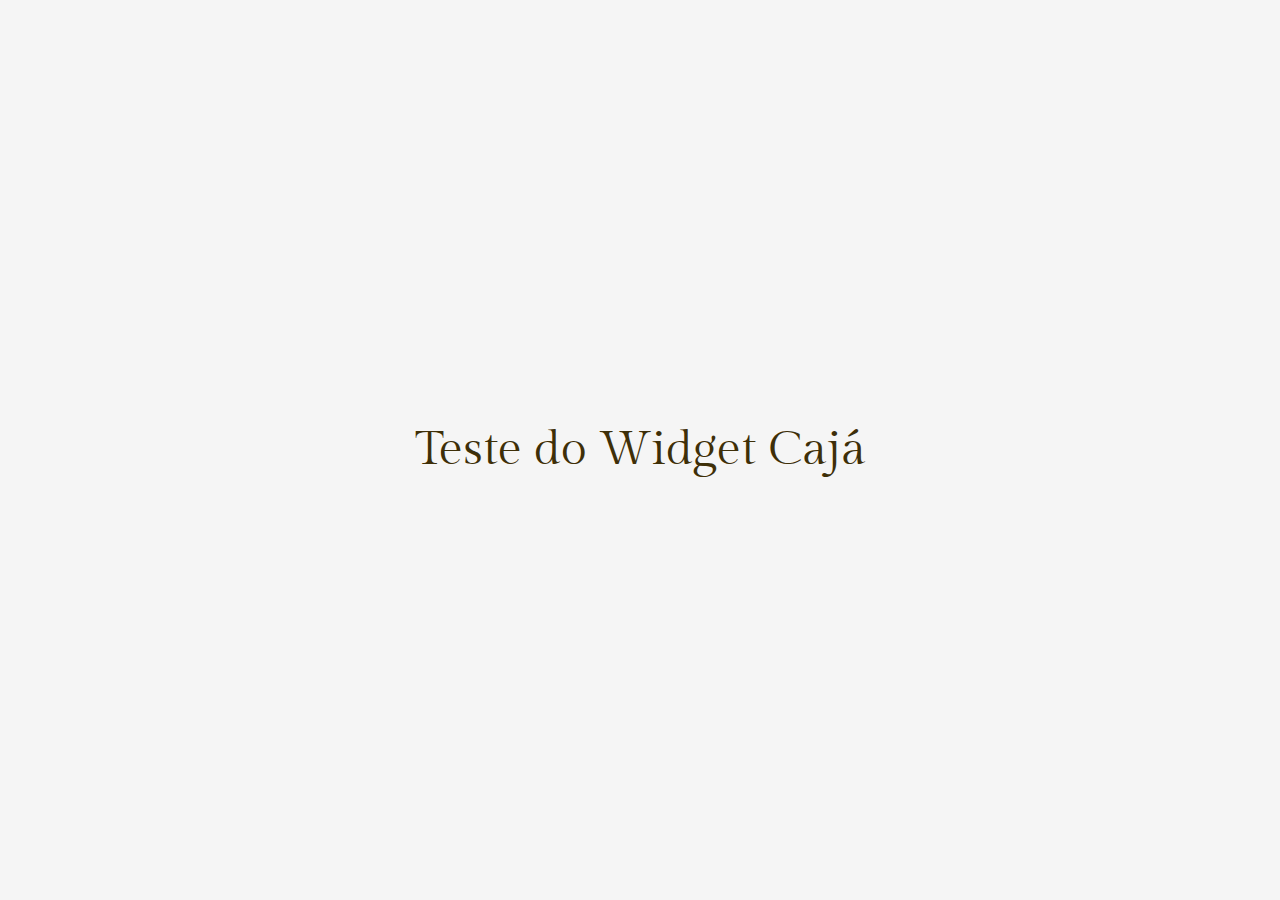
<file: test_widget.html>
<!DOCTYPE html>
<html lang="pt-BR">
<head>
    <meta charset="UTF-8">
    <meta name="viewport" content="width=device-width, initial-scale=1.0">
    <title>Teste Widget Cajá</title>
    <link href="https://fonts.googleapis.com/css2?family=Gilda+Display:wght@400&family=Nunito+Sans:ital,wght@0,300;0,400;0,500;0,600;0,700;0,800;0,900;1,300;1,400;1,500;1,600;1,700;1,800;1,900&display=swap" rel="stylesheet">
    <link rel="stylesheet" href="cajait_deploy_limpo/style.css">
</head>
<body>
    <div style="height: 100vh; background: #f5f5f5; display: flex; align-items: center; justify-content: center;">
        <h1 style="font-family: 'Gilda Display', serif; color: #3E2F08; font-size: 3rem;">Teste do Widget Cajá</h1>
    </div>
    
    <!-- Help Chat Widget -->
    <div class="help-chat-widget" id="helpChatWidget">
        <div class="help-chat-trigger" id="helpChatTrigger">
            <div class="help-mascot">
                <div class="mascot-icon"></div>
            </div>
            <span class="help-text">Ajuda?</span>
        </div>
        
        <div class="help-chat-menu" id="helpChatMenu">
            <div class="help-menu-header">
                <div class="help-mascot-large">
                    <div class="mascot-icon-large"></div>
                </div>
                <h3>Como posso ajudar?</h3>
                <p>Escolha uma das opções abaixo:</p>
            </div>
            
            <div class="help-menu-options">
                <a href="https://wa.me/5585992176713?text=Olá!%20Vim%20do%20site%20da%20Cajá%20e%20gostaria%20de%20conversar%20sobre%20um%20projeto." target="_blank" class="help-option">
                    <div class="help-option-icon">💬</div>
                    <div class="help-option-content">
                        <h4>Conversar no WhatsApp</h4>
                        <p>Fale diretamente conosco</p>
                    </div>
                </a>
                
                <a href="#contato" class="help-option">
                    <div class="help-option-icon">📧</div>
                    <div class="help-option-content">
                        <h4>Enviar mensagem</h4>
                        <p>Use nosso formulário de contato</p>
                    </div>
                </a>
                
                <a href="tel:+5585992176713" class="help-option">
                    <div class="help-option-icon">📞</div>
                    <div class="help-option-content">
                        <h4>Ligar agora</h4>
                        <p>(85) 99217-6713</p>
                    </div>
                </a>
            </div>
            
            <button class="help-menu-close" id="helpMenuClose">
                <svg width="20" height="20" viewBox="0 0 24 24" fill="none" stroke="currentColor" stroke-width="2" stroke-linecap="round" stroke-linejoin="round">
                    <line x1="18" y1="6" x2="6" y2="18"></line>
                    <line x1="6" y1="6" x2="18" y2="18"></line>
                </svg>
            </button>
        </div>
    </div>

    <script src="cajait_deploy_limpo/script.js"></script>
</body>
</html>
</file>
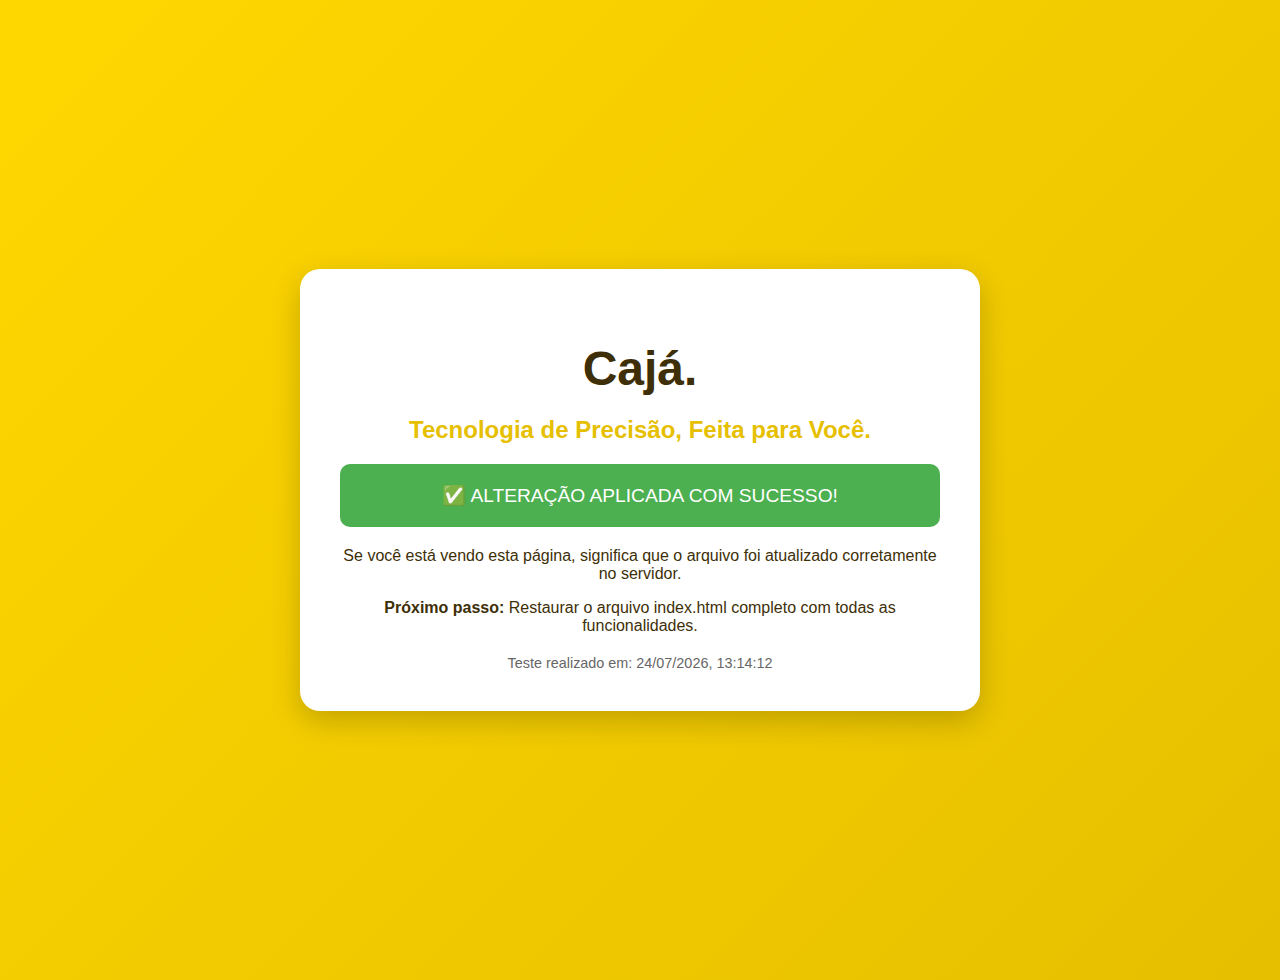
<file: teste-titulo.html>
<!DOCTYPE html>
<html lang="pt-BR">
<head>
    <meta charset="UTF-8">
    <meta name="viewport" content="width=device-width, initial-scale=1.0">
    <title>Cajá - Tecnologia de Precisão, Feita para Você</title>
    <style>
        body {
            font-family: Arial, sans-serif;
            background: linear-gradient(135deg, #FFD700, #E6C000);
            color: #3E2F08;
            margin: 0;
            padding: 40px;
            min-height: 100vh;
            display: flex;
            align-items: center;
            justify-content: center;
        }
        .container {
            background: white;
            padding: 40px;
            border-radius: 20px;
            box-shadow: 0 10px 30px rgba(0,0,0,0.2);
            text-align: center;
            max-width: 600px;
        }
        h1 {
            font-size: 3rem;
            margin-bottom: 20px;
            color: #3E2F08;
        }
        .subtitle {
            font-size: 1.5rem;
            color: #E6C000;
            font-weight: bold;
        }
        .success {
            background: #4CAF50;
            color: white;
            padding: 20px;
            border-radius: 10px;
            margin: 20px 0;
            font-size: 1.2rem;
        }
        .timestamp {
            font-size: 0.9rem;
            color: #666;
            margin-top: 20px;
        }
    </style>
</head>
<body>
    <div class="container">
        <h1>Cajá.</h1>
        <div class="subtitle">Tecnologia de Precisão, Feita para Você.</div>
        
        <div class="success">
            ✅ ALTERAÇÃO APLICADA COM SUCESSO!
        </div>
        
        <p>Se você está vendo esta página, significa que o arquivo foi atualizado corretamente no servidor.</p>
        
        <p><strong>Próximo passo:</strong> Restaurar o arquivo index.html completo com todas as funcionalidades.</p>
        
        <div class="timestamp">
            Teste realizado em: <script>document.write(new Date().toLocaleString('pt-BR'));</script>
        </div>
    </div>
</body>
</html>
</file>
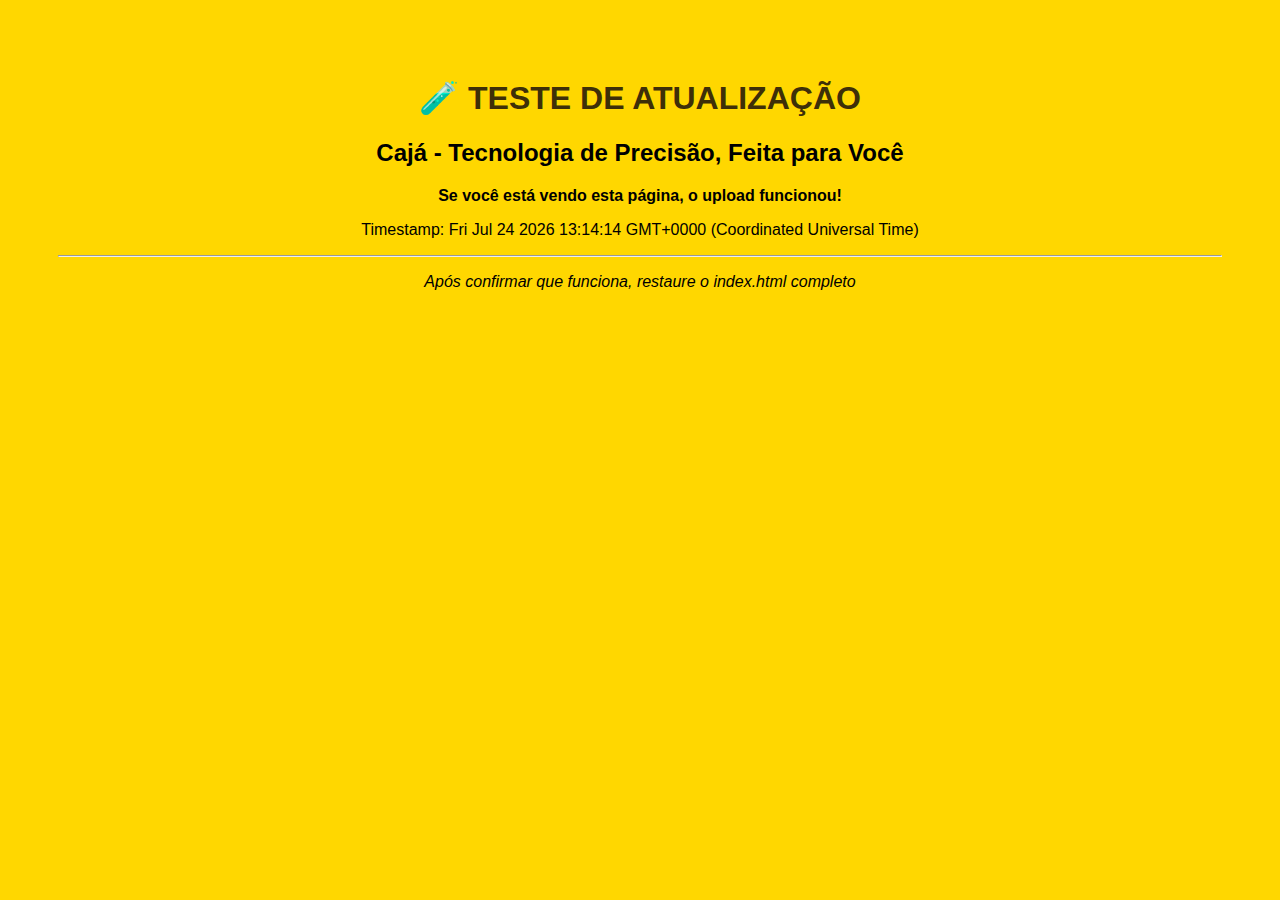
<file: teste-upload-hostinger.html>
<!DOCTYPE html>
<html>
<head>
    <title>TESTE - Cajá Tecnologia de Precisão</title>
</head>
<body style="background: gold; padding: 50px; text-align: center; font-family: Arial;">
    <h1 style="color: #3E2F08;">🧪 TESTE DE ATUALIZAÇÃO</h1>
    <h2>Cajá - Tecnologia de Precisão, Feita para Você</h2>
    <p><strong>Se você está vendo esta página, o upload funcionou!</strong></p>
    <p>Timestamp: <script>document.write(new Date());</script></p>
    <hr>
    <p><em>Após confirmar que funciona, restaure o index.html completo</em></p>
</body>
</html>
</file>
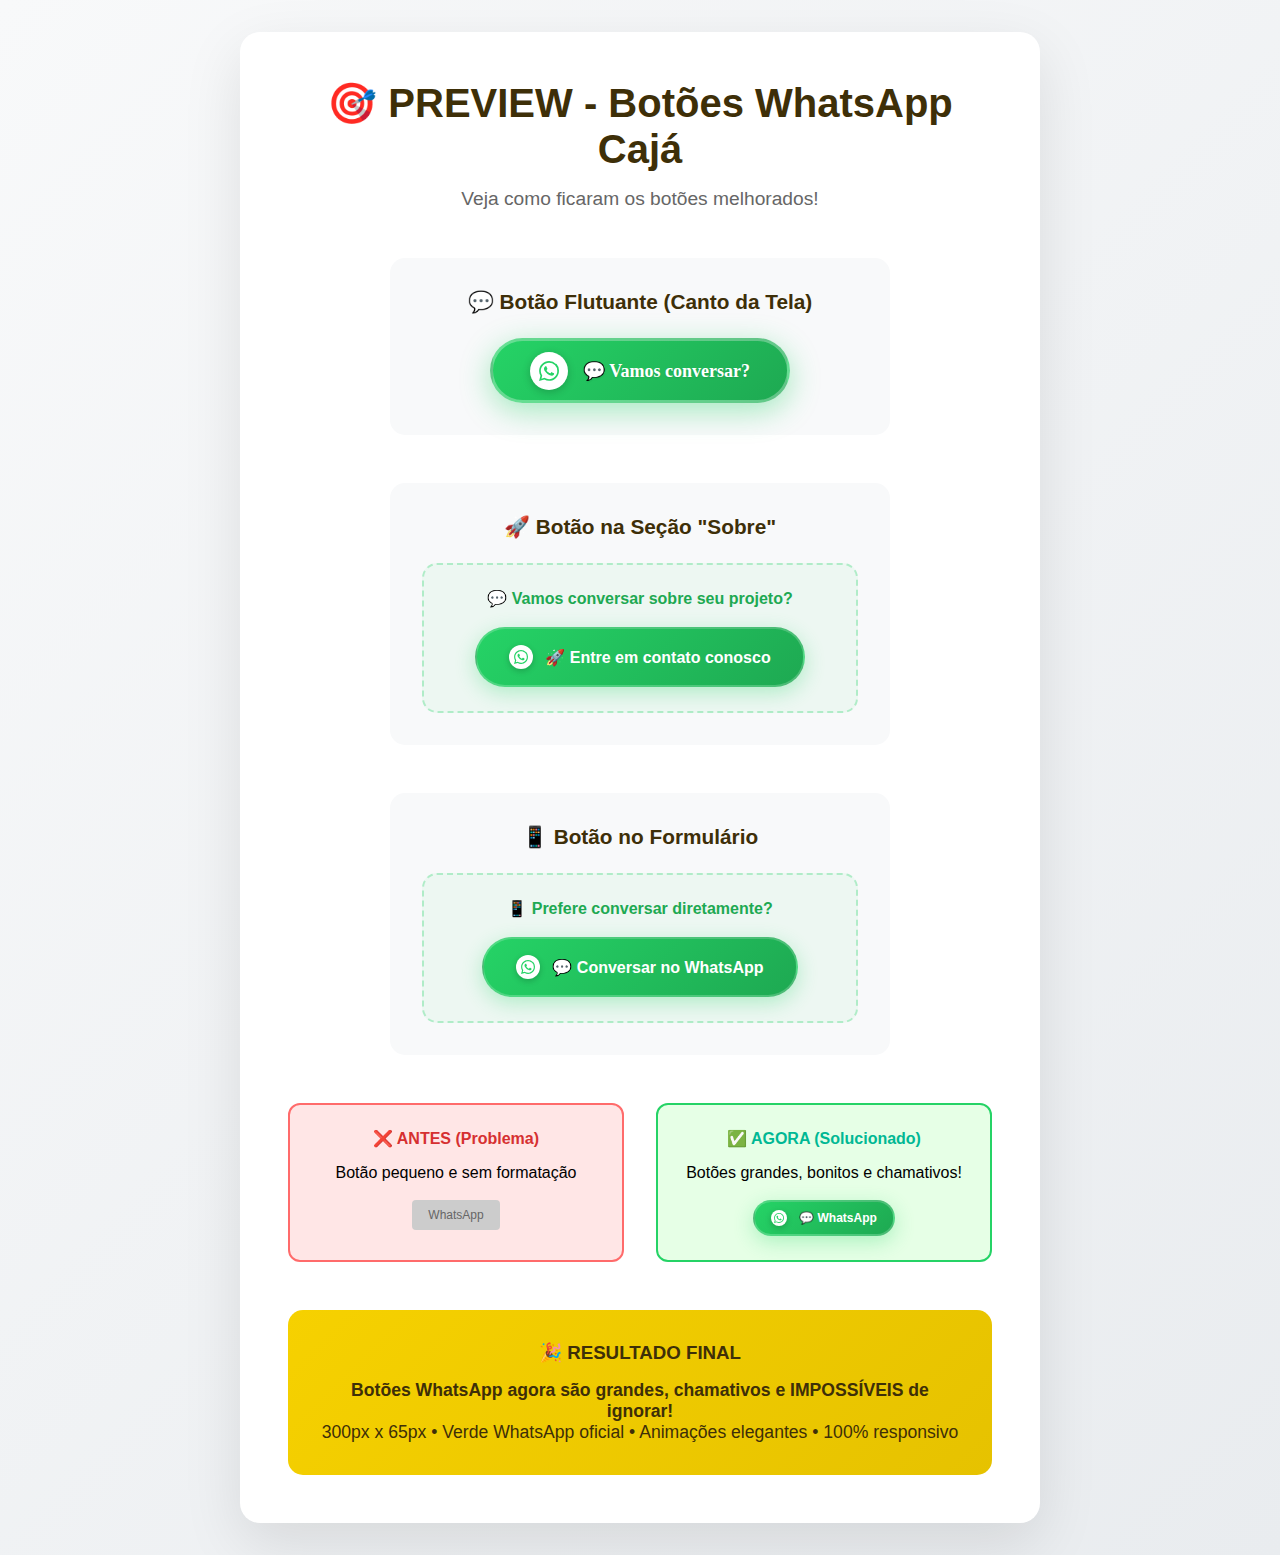
<file: whatsapp_preview.html>
<!DOCTYPE html>
<html lang="pt-BR">
<head>
    <meta charset="UTF-8">
    <meta name="viewport" content="width=device-width, initial-scale=1.0">
    <title>PREVIEW - Botões WhatsApp Cajá</title>
    <style>
        * { margin: 0; padding: 0; box-sizing: border-box; }
        
        body {
            font-family: 'Nunito Sans', Arial, sans-serif;
            background: linear-gradient(135deg, #f8f9fa, #e9ecef);
            min-height: 100vh;
            display: flex;
            flex-direction: column;
            align-items: center;
            justify-content: center;
            padding: 2rem;
        }
        
        .preview-container {
            max-width: 800px;
            background: white;
            border-radius: 20px;
            box-shadow: 0 20px 60px rgba(0,0,0,0.1);
            padding: 3rem;
            text-align: center;
        }
        
        .preview-title {
            font-size: 2.5rem;
            color: #3E2F08;
            margin-bottom: 1rem;
            font-weight: 700;
        }
        
        .preview-subtitle {
            font-size: 1.2rem;
            color: #666;
            margin-bottom: 3rem;
        }
        
        .buttons-showcase {
            display: flex;
            flex-direction: column;
            gap: 3rem;
            align-items: center;
        }
        
        .button-demo {
            padding: 2rem;
            background: #f8f9fa;
            border-radius: 15px;
            width: 100%;
            max-width: 500px;
        }
        
        .button-demo h3 {
            color: #3E2F08;
            margin-bottom: 1.5rem;
            font-size: 1.3rem;
        }
        
        /* WhatsApp Button Styles */
        .whatsapp-float {
            position: relative;
            width: 300px;
            height: 65px;
            background: linear-gradient(135deg, #25D366, #1ea952);
            color: white;
            border-radius: 35px;
            text-align: center;
            font-size: 18px;
            font-weight: 700;
            box-shadow: 0 8px 30px rgba(37, 211, 102, 0.4);
            text-decoration: none;
            display: flex;
            align-items: center;
            justify-content: center;
            gap: 15px;
            transition: all 0.3s ease;
            animation: pulse 2s infinite;
            border: 3px solid rgba(255, 255, 255, 0.3);
            margin: 0 auto;
        }

        .whatsapp-float:hover {
            transform: translateY(-5px) scale(1.05);
            box-shadow: 0 15px 40px rgba(37, 211, 102, 0.6);
            background: linear-gradient(135deg, #1ea952, #25D366);
            color: white;
            text-decoration: none;
        }

        .whatsapp-float .whatsapp-icon {
            width: 38px;
            height: 38px;
            background: white;
            border-radius: 50%;
            display: flex;
            align-items: center;
            justify-content: center;
            color: #25D366;
            font-size: 20px;
            box-shadow: 0 2px 8px rgba(0,0,0,0.2);
        }

        .whatsapp-float span {
            font-family: 'Gilda Display', serif;
            font-size: 18px;
            font-weight: 700;
            text-shadow: 0 1px 2px rgba(0,0,0,0.1);
        }

        @keyframes pulse {
            0% { 
                box-shadow: 0 8px 30px rgba(37, 211, 102, 0.4);
                transform: scale(1);
            }
            50% { 
                box-shadow: 0 8px 30px rgba(37, 211, 102, 0.8);
                transform: scale(1.02);
            }
            100% { 
                box-shadow: 0 8px 30px rgba(37, 211, 102, 0.4);
                transform: scale(1);
            }
        }

        /* WhatsApp Integrated Buttons */
        .whatsapp-btn {
            background: linear-gradient(135deg, #25D366, #1ea952);
            color: white;
            padding: 16px 32px;
            border-radius: 30px;
            text-decoration: none;
            display: inline-flex;
            align-items: center;
            gap: 12px;
            font-weight: 700;
            font-size: 16px;
            transition: all 0.3s ease;
            border: 2px solid rgba(255, 255, 255, 0.2);
            box-shadow: 0 6px 20px rgba(37, 211, 102, 0.3);
            cursor: pointer;
            font-family: 'Nunito Sans', sans-serif;
        }

        .whatsapp-btn:hover {
            transform: translateY(-3px) scale(1.05);
            box-shadow: 0 10px 25px rgba(37, 211, 102, 0.5);
            background: linear-gradient(135deg, #1ea952, #25D366);
            color: white;
            text-decoration: none;
        }

        .whatsapp-btn .whatsapp-icon-small {
            width: 24px;
            height: 24px;
            background: white;
            border-radius: 50%;
            display: flex;
            align-items: center;
            justify-content: center;
            color: #25D366;
            font-size: 14px;
            box-shadow: 0 2px 6px rgba(0,0,0,0.2);
        }
        
        .integrated-container {
            padding: 1.5rem;
            background: rgba(37, 211, 102, 0.05);
            border-radius: 15px;
            border: 2px dashed rgba(37, 211, 102, 0.3);
            margin-top: 1rem;
        }
        
        .integrated-text {
            color: #1ea952;
            margin-bottom: 1.2rem;
            font-size: 16px;
            font-weight: 600;
        }
        
        .comparison {
            display: grid;
            grid-template-columns: 1fr 1fr;
            gap: 2rem;
            margin-top: 3rem;
        }
        
        .before-after {
            padding: 1.5rem;
            border-radius: 12px;
            text-align: center;
        }
        
        .before {
            background: #ffe6e6;
            border: 2px solid #ff6b6b;
        }
        
        .after {
            background: #e6ffe6;
            border: 2px solid #25D366;
        }
        
        .before h4 {
            color: #d63031;
            margin-bottom: 1rem;
        }
        
        .after h4 {
            color: #00b894;
            margin-bottom: 1rem;
        }
        
        .old-button {
            background: #ccc;
            color: #666;
            padding: 8px 16px;
            border-radius: 4px;
            font-size: 12px;
            text-decoration: none;
            display: inline-block;
        }
    </style>
</head>
<body>
    <div class="preview-container">
        <h1 class="preview-title">🎯 PREVIEW - Botões WhatsApp Cajá</h1>
        <p class="preview-subtitle">Veja como ficaram os botões melhorados!</p>
        
        <div class="buttons-showcase">
            <div class="button-demo">
                <h3>💬 Botão Flutuante (Canto da Tela)</h3>
                <a href="#" class="whatsapp-float">
                    <div class="whatsapp-icon">
                        <svg width="20" height="20" viewBox="0 0 24 24" fill="currentColor">
                            <path d="M17.472 14.382c-.297-.149-1.758-.867-2.03-.967-.273-.099-.471-.148-.67.15-.197.297-.767.966-.94 1.164-.173.199-.347.223-.644.075-.297-.15-1.255-.463-2.39-1.475-.883-.788-1.48-1.761-1.653-2.059-.173-.297-.018-.458.13-.606.134-.133.298-.347.446-.52.149-.174.198-.298.298-.497.099-.198.05-.371-.025-.52-.075-.149-.669-1.612-.916-2.207-.242-.579-.487-.5-.669-.51-.173-.008-.371-.01-.57-.01-.198 0-.52.074-.792.372-.272.297-1.04 1.016-1.04 2.479 0 1.462 1.065 2.875 1.213 3.074.149.198 2.096 3.2 5.077 4.487.709.306 1.262.489 1.694.625.712.227 1.36.195 1.871.118.571-.085 1.758-.719 2.006-1.413.248-.694.248-1.289.173-1.413-.074-.124-.272-.198-.57-.347m-5.421 7.403h-.004a9.87 9.87 0 01-5.031-1.378l-.361-.214-3.741.982.998-3.648-.235-.374a9.86 9.86 0 01-1.51-5.26c.001-5.45 4.436-9.884 9.888-9.884 2.64 0 5.122 1.03 6.988 2.898a9.825 9.825 0 012.893 6.994c-.003 5.45-4.437 9.884-9.885 9.884m8.413-18.297A11.815 11.815 0 0012.05 0C5.495 0 .16 5.335.157 11.892c0 2.096.547 4.142 1.588 5.945L.057 24l6.305-1.654a11.882 11.882 0 005.683 1.448h.005c6.554 0 11.89-5.335 11.893-11.893A11.821 11.821 0 0020.893 3.384"/>
                        </svg>
                    </div>
                    <span>💬 Vamos conversar?</span>
                </a>
            </div>
            
            <div class="button-demo">
                <h3>🚀 Botão na Seção "Sobre"</h3>
                <div class="integrated-container">
                    <p class="integrated-text">💬 Vamos conversar sobre seu projeto?</p>
                    <a href="#" class="whatsapp-btn">
                        <div class="whatsapp-icon-small">
                            <svg width="14" height="14" viewBox="0 0 24 24" fill="currentColor">
                                <path d="M17.472 14.382c-.297-.149-1.758-.867-2.03-.967-.273-.099-.471-.148-.67.15-.197.297-.767.966-.94 1.164-.173.199-.347.223-.644.075-.297-.15-1.255-.463-2.39-1.475-.883-.788-1.48-1.761-1.653-2.059-.173-.297-.018-.458.13-.606.134-.133.298-.347.446-.52.149-.174.198-.298.298-.497.099-.198.05-.371-.025-.52-.075-.149-.669-1.612-.916-2.207-.242-.579-.487-.5-.669-.51-.173-.008-.371-.01-.57-.01-.198 0-.52.074-.792.372-.272.297-1.04 1.016-1.04 2.479 0 1.462 1.065 2.875 1.213 3.074.149.198 2.096 3.2 5.077 4.487.709.306 1.262.489 1.694.625.712.227 1.36.195 1.871.118.571-.085 1.758-.719 2.006-1.413.248-.694.248-1.289.173-1.413-.074-.124-.272-.198-.57-.347m-5.421 7.403h-.004a9.87 9.87 0 01-5.031-1.378l-.361-.214-3.741.982.998-3.648-.235-.374a9.86 9.86 0 01-1.51-5.26c.001-5.45 4.436-9.884 9.888-9.884 2.64 0 5.122 1.03 6.988 2.898a9.825 9.825 0 012.893 6.994c-.003 5.45-4.437 9.884-9.885 9.884m8.413-18.297A11.815 11.815 0 0012.05 0C5.495 0 .16 5.335.157 11.892c0 2.096.547 4.142 1.588 5.945L.057 24l6.305-1.654a11.882 11.882 0 005.683 1.448h.005c6.554 0 11.89-5.335 11.893-11.893A11.821 11.821 0 0020.893 3.384"/>
                            </svg>
                        </div>
                        🚀 Entre em contato conosco
                    </a>
                </div>
            </div>
            
            <div class="button-demo">
                <h3>📱 Botão no Formulário</h3>
                <div class="integrated-container">
                    <p class="integrated-text">📱 Prefere conversar diretamente?</p>
                    <a href="#" class="whatsapp-btn">
                        <div class="whatsapp-icon-small">
                            <svg width="14" height="14" viewBox="0 0 24 24" fill="currentColor">
                                <path d="M17.472 14.382c-.297-.149-1.758-.867-2.03-.967-.273-.099-.471-.148-.67.15-.197.297-.767.966-.94 1.164-.173.199-.347.223-.644.075-.297-.15-1.255-.463-2.39-1.475-.883-.788-1.48-1.761-1.653-2.059-.173-.297-.018-.458.13-.606.134-.133.298-.347.446-.52.149-.174.198-.298.298-.497.099-.198.05-.371-.025-.52-.075-.149-.669-1.612-.916-2.207-.242-.579-.487-.5-.669-.51-.173-.008-.371-.01-.57-.01-.198 0-.52.074-.792.372-.272.297-1.04 1.016-1.04 2.479 0 1.462 1.065 2.875 1.213 3.074.149.198 2.096 3.2 5.077 4.487.709.306 1.262.489 1.694.625.712.227 1.36.195 1.871.118.571-.085 1.758-.719 2.006-1.413.248-.694.248-1.289.173-1.413-.074-.124-.272-.198-.57-.347m-5.421 7.403h-.004a9.87 9.87 0 01-5.031-1.378l-.361-.214-3.741.982.998-3.648-.235-.374a9.86 9.86 0 01-1.51-5.26c.001-5.45 4.436-9.884 9.888-9.884 2.64 0 5.122 1.03 6.988 2.898a9.825 9.825 0 012.893 6.994c-.003 5.45-4.437 9.884-9.885 9.884m8.413-18.297A11.815 11.815 0 0012.05 0C5.495 0 .16 5.335.157 11.892c0 2.096.547 4.142 1.588 5.945L.057 24l6.305-1.654a11.882 11.882 0 005.683 1.448h.005c6.554 0 11.89-5.335 11.893-11.893A11.821 11.821 0 0020.893 3.384"/>
                            </svg>
                        </div>
                        💬 Conversar no WhatsApp
                    </a>
                </div>
            </div>
        </div>
        
        <div class="comparison">
            <div class="before-after before">
                <h4>❌ ANTES (Problema)</h4>
                <p>Botão pequeno e sem formatação</p>
                <br>
                <a href="#" class="old-button">WhatsApp</a>
            </div>
            
            <div class="before-after after">
                <h4>✅ AGORA (Solucionado)</h4>
                <p>Botões grandes, bonitos e chamativos!</p>
                <br>
                <a href="#" class="whatsapp-btn" style="font-size: 12px; padding: 8px 16px;">
                    <div class="whatsapp-icon-small" style="width: 16px; height: 16px;">
                        <svg width="10" height="10" viewBox="0 0 24 24" fill="currentColor">
                            <path d="M17.472 14.382c-.297-.149-1.758-.867-2.03-.967-.273-.099-.471-.148-.67.15-.197.297-.767.966-.94 1.164-.173.199-.347.223-.644.075-.297-.15-1.255-.463-2.39-1.475-.883-.788-1.48-1.761-1.653-2.059-.173-.297-.018-.458.13-.606.134-.133.298-.347.446-.52.149-.174.198-.298.298-.497.099-.198.05-.371-.025-.52-.075-.149-.669-1.612-.916-2.207-.242-.579-.487-.5-.669-.51-.173-.008-.371-.01-.57-.01-.198 0-.52.074-.792.372-.272.297-1.04 1.016-1.04 2.479 0 1.462 1.065 2.875 1.213 3.074.149.198 2.096 3.2 5.077 4.487.709.306 1.262.489 1.694.625.712.227 1.36.195 1.871.118.571-.085 1.758-.719 2.006-1.413.248-.694.248-1.289.173-1.413-.074-.124-.272-.198-.57-.347m-5.421 7.403h-.004a9.87 9.87 0 01-5.031-1.378l-.361-.214-3.741.982.998-3.648-.235-.374a9.86 9.86 0 01-1.51-5.26c.001-5.45 4.436-9.884 9.888-9.884 2.64 0 5.122 1.03 6.988 2.898a9.825 9.825 0 012.893 6.994c-.003 5.45-4.437 9.884-9.885 9.884m8.413-18.297A11.815 11.815 0 0012.05 0C5.495 0 .16 5.335.157 11.892c0 2.096.547 4.142 1.588 5.945L.057 24l6.305-1.654a11.882 11.882 0 005.683 1.448h.005c6.554 0 11.89-5.335 11.893-11.893A11.821 11.821 0 0020.893 3.384"/>
                        </svg>
                    </div>
                    💬 WhatsApp
                </a>
            </div>
        </div>
        
        <div style="margin-top: 3rem; padding: 2rem; background: linear-gradient(135deg, #F6D100, #E6C200); border-radius: 15px; color: #3E2F08;">
            <h3>🎉 RESULTADO FINAL</h3>
            <p style="margin-top: 1rem; font-size: 1.1rem;">
                <strong>Botões WhatsApp agora são grandes, chamativos e IMPOSSÍVEIS de ignorar!</strong><br>
                300px x 65px • Verde WhatsApp oficial • Animações elegantes • 100% responsivo
            </p>
        </div>
    </div>
</body>
</html>
</file>
<file: cajait_deploy_limpo/style.css>
/* Reset and Base Styles */
* {
    margin: 0;
    padding: 0;
    box-sizing: border-box;
}

html {
    scroll-behavior: smooth;
}

body {
    font-family: 'Nunito Sans', -apple-system, BlinkMacSystemFont, 'Segoe UI', 'Roboto', 'Helvetica Neue', Arial, sans-serif;
    line-height: 1.6;
    color: #111827;
    background-color: #ffffff;
    -webkit-font-smoothing: antialiased;
    -moz-osx-font-smoothing: grayscale;
}

/* Typography */
h1, h2, h3, h4, h5, h6 {
    font-family: 'Gilda Display', serif;
    font-weight: 400;
    line-height: 1.1;
    color: #111827;
}

h1 {
    font-size: clamp(2.5rem, 6vw, 5rem);
}

h2 {
    font-size: clamp(2rem, 5vw, 4rem);
}

h3 {
    font-size: clamp(1.5rem, 3vw, 2.5rem);
}

h4 {
    font-size: clamp(1.25rem, 2.5vw, 2rem);
}

p {
    font-family: 'Nunito Sans', sans-serif;
    font-size: 1.125rem;
    line-height: 1.7;
    color: #6B7280;
}

/* Container */
.container {
    max-width: 1200px;
    margin: 0 auto;
    padding: 0 1.5rem;
}

/* Buttons */
.btn-primary {
    background: #3E2F08;
    color: #ffffff;
    border: none;
    border-radius: 8px;
    padding: 1rem 2rem;
    font-family: 'Nunito Sans', sans-serif;
    font-weight: 600;
    font-size: 1rem;
    cursor: pointer;
    transition: all 0.3s ease;
    text-decoration: none;
    display: inline-flex;
    align-items: center;
    gap: 0.5rem;
    box-shadow: 0 4px 6px rgba(0, 0, 0, 0.1);
}

.btn-primary:hover {
    background: #2A1F06;
    transform: translateY(-2px);
    box-shadow: 0 10px 15px rgba(0, 0, 0, 0.1);
}

.btn-gold {
    background: #F6D100;
    color: #3E2F08;
    border: none;
    border-radius: 8px;
    padding: 1rem 2rem;
    font-family: 'Nunito Sans', sans-serif;
    font-weight: 700;
    font-size: 1rem;
    cursor: pointer;
    transition: all 0.3s ease;
    text-decoration: none;
    display: inline-flex;
    align-items: center;
    gap: 0.5rem;
    box-shadow: 0 4px 6px rgba(0, 0, 0, 0.1);
}

.btn-gold:hover {
    background: #E6C000;
    transform: translateY(-2px);
    box-shadow: 0 10px 15px rgba(0, 0, 0, 0.1);
}

/* Header */
.header {
    background: rgba(255, 255, 255, 0.95);
    backdrop-filter: blur(8px);
    border-bottom: 1px solid #F3F4F6;
    position: fixed;
    top: 0;
    left: 0;
    right: 0;
    z-index: 1000;
}

.header-content {
    display: flex;
    justify-content: space-between;
    align-items: center;
    height: 80px;
}

.logo-img {
    height: 48px;
    width: auto;
}

.nav-desktop {
    display: flex;
    gap: 3rem;
}

.nav-link {
    color: #111827;
    text-decoration: none;
    font-weight: 500;
    font-size: 1.125rem;
    transition: color 0.2s ease;
}

.nav-link:hover {
    color: #D97706;
}

.mobile-menu-btn {
    display: none;
    flex-direction: column;
    background: none;
    border: none;
    cursor: pointer;
    padding: 0.5rem;
}

.hamburger {
    width: 24px;
    height: 2px;
    background: #111827;
    margin: 3px 0;
    transition: 0.3s;
}

.mobile-menu {
    display: none;
    padding: 1.5rem;
    border-top: 1px solid #F3F4F6;
}

.mobile-nav-link {
    display: block;
    padding: 1rem 0;
    color: #111827;
    text-decoration: none;
    font-weight: 500;
    border-bottom: 1px solid #F3F4F6;
}

.mobile-cta {
    margin-top: 1rem;
    justify-content: center;
}

/* Hero */
.hero {
    background: #F6D100;
    padding: 8rem 0 6rem;
    position: relative;
    overflow: hidden;
}

.hero-decorations {
    position: absolute;
    inset: 0;
    overflow: hidden;
}

.decoration {
    position: absolute;
    border-radius: 50%;
    opacity: 0.2;
}

.decoration-1 {
    width: 160px;
    height: 160px;
    background: #3E2F08;
    top: -80px;
    right: -80px;
}

.decoration-2 {
    width: 128px;
    height: 128px;
    background: #3E2F08;
    bottom: -80px;
    left: -80px;
    opacity: 0.1;
}

.decoration-3 {
    width: 96px;
    height: 96px;
    background: #3E2F08;
    top: 33%;
    left: 75%;
    opacity: 0.15;
}

.hero-content {
    position: relative;
    text-align: center;
    max-width: 5xl;
    margin: 0 auto;
}

.hero-title {
    font-family: 'Gilda Display', serif;
    font-size: clamp(3rem, 8vw, 6rem);
    font-weight: 400;
    line-height: 0.9;
    margin-bottom: 2rem;
    color: #3E2F08;
    letter-spacing: -0.02em;
}

.hero-title-block {
    display: block;
}

.hero-description {
    font-size: clamp(1.25rem, 2.5vw, 1.5rem);
    line-height: 1.6;
    margin-bottom: 4rem;
    max-width: 4xl;
    margin-left: auto;
    margin-right: auto;
    font-weight: 500;
    color: #3E2F08;
}

.hero-cta {
    display: flex;
    flex-direction: column;
    align-items: center;
    gap: 1.5rem;
}

/* Services */
.services {
    background: #F9FAFB;
    padding: 6rem 0 8rem;
}

.services-grid {
    display: grid;
    grid-template-columns: repeat(auto-fit, minmax(300px, 1fr));
    gap: 3rem;
    margin-bottom: 6rem;
}

.service-card {
    text-align: center;
}

.service-icon {
    width: 64px;
    height: 64px;
    background: #F6D100;
    border-radius: 12px;
    display: flex;
    align-items: center;
    justify-content: center;
    margin: 0 auto 2rem;
    color: #3E2F08;
}

.service-title {
    font-size: 1.5rem;
    font-weight: 400;
    margin-bottom: 1.5rem;
    line-height: 1.3;
    color: #111827;
}

.service-description {
    font-size: 1.125rem;
    line-height: 1.6;
    margin-bottom: 2rem;
    color: #6B7280;
}

.service-features {
    list-style: none;
    margin-bottom: 2rem;
}

.service-features li {
    display: flex;
    align-items: center;
    justify-content: center;
    gap: 0.75rem;
    margin-bottom: 0.75rem;
    color: #374151;
}

.service-features li::before {
    content: '';
    width: 8px;
    height: 8px;
    background: #F6D100;
    border-radius: 50%;
    flex-shrink: 0;
}

.service-link {
    color: #3E2F08;
    text-decoration: none;
    font-weight: 600;
    font-size: 0.875rem;
    display: inline-flex;
    align-items: center;
    gap: 0.5rem;
    transition: all 0.2s ease;
}

.service-link:hover {
    text-decoration: underline;
}

/* Benefits */
.benefits-section {
    text-align: center;
}

.benefits-title {
    font-size: clamp(2.5rem, 5vw, 4rem);
    font-weight: 400;
    margin-bottom: 2rem;
    line-height: 1.2;
    color: #111827;
}

.benefits-title-block {
    display: block;
}

.benefits-grid {
    display: grid;
    grid-template-columns: repeat(auto-fit, minmax(300px, 1fr));
    gap: 3rem;
    margin: 4rem 0;
}

.benefit-card {
    text-align: center;
}

.benefit-icon {
    font-size: 4rem;
    margin-bottom: 1.5rem;
}

.benefit-title {
    font-size: 1.25rem;
    font-weight: 400;
    margin-bottom: 1.5rem;
    line-height: 1.3;
    color: #111827;
}

.benefit-description {
    font-size: 1.125rem;
    line-height: 1.6;
    margin-bottom: 2rem;
    color: #6B7280;
}

.benefit-link {
    color: #3E2F08;
    text-decoration: none;
    font-weight: 600;
    font-size: 0.875rem;
    display: inline-flex;
    align-items: center;
    gap: 0.5rem;
    transition: all 0.2s ease;
}

.benefit-link:hover {
    text-decoration: underline;
}

.services-cta {
    text-align: center;
    margin-top: 4rem;
}

/* About */
.about {
    background: #ffffff;
    padding: 6rem 0 8rem;
}

.about-content {
    display: grid;
    grid-template-columns: 1fr 1fr;
    gap: 5rem;
    align-items: center;
    margin-bottom: 8rem;
}

.about-title {
    font-size: clamp(3rem, 6vw, 4rem);
    font-weight: 400;
    margin-bottom: 2rem;
    line-height: 1.2;
    color: #111827;
}

.about-description {
    font-size: 1.25rem;
    line-height: 1.6;
    margin-bottom: 2.5rem;
    font-weight: 500;
    color: #6B7280;
}

.about-advantages {
    list-style: none;
    margin-bottom: 2.5rem;
}

.about-advantages li {
    display: flex;
    align-items: flex-start;
    gap: 0.75rem;
    margin-bottom: 0.75rem;
    color: #374151;
}

.about-advantages svg {
    color: #F6D100;
    margin-top: 0.25rem;
    flex-shrink: 0;
}

.values-grid {
    display: grid;
    grid-template-columns: 1fr 1fr;
    gap: 1.5rem;
}

.value-card {
    background: #F9FAFB;
    border-radius: 1.5rem;
    padding: 2rem;
    transition: all 0.3s ease;
    border: 1px solid #F3F4F6;
}

.value-card:hover {
    transform: translateY(-4px);
    box-shadow: 0 10px 15px rgba(0, 0, 0, 0.1);
}

.value-icon {
    width: 48px;
    height: 48px;
    background: #F6D100;
    border-radius: 12px;
    display: flex;
    align-items: center;
    justify-content: center;
    margin-bottom: 1rem;
    color: #3E2F08;
}

.value-title {
    font-weight: 700;
    font-size: 1rem;
    margin-bottom: 0.5rem;
    color: #111827;
    font-family: 'Nunito Sans', sans-serif;
}

.value-description {
    font-size: 0.875rem;
    line-height: 1.5;
    color: #6B7280;
}

/* Stats */
.stats-section {
    display: grid;
    grid-template-columns: 1fr 1fr;
    gap: 3rem;
    text-align: center;
    max-width: 4xl;
    margin: 0 auto;
}

.stat-number {
    font-family: 'Gilda Display', serif;
    font-size: 3rem;
    font-weight: 700;
    margin-bottom: 1rem;
    color: #111827;
}

.stat-title {
    font-size: 1.25rem;
    font-weight: 600;
    margin-bottom: 0.5rem;
    color: #111827;
    font-family: 'Nunito Sans', sans-serif;
}

.stat-description {
    color: #6B7280;
    font-family: 'Nunito Sans', sans-serif;
}

/* Contact */
.contact {
    background: #3E2F08;
    padding: 6rem 0 8rem;
    color: #ffffff;
}

.contact-container {
    max-width: 4xl;
}

.contact-header {
    text-align: center;
    margin-bottom: 4rem;
}

.contact-title {
    font-size: clamp(3rem, 6vw, 4.5rem);
    font-weight: 400;
    margin-bottom: 2rem;
    color: #ffffff;
    letter-spacing: -0.02em;
}

.contact-description {
    font-size: 1.25rem;
    max-width: 3xl;
    margin: 0 auto;
    font-weight: 500;
    color: #D1D5DB;
}

.contact-form-container {
    background: rgba(255, 255, 255, 0.1);
    backdrop-filter: blur(8px);
    border-radius: 1.5rem;
    padding: 2.5rem;
    border: 1px solid rgba(255, 255, 255, 0.2);
    max-width: 2xl;
    margin: 0 auto;
}

.form-title {
    font-size: 1.875rem;
    font-weight: 400;
    text-align: center;
    margin-bottom: 2rem;
    color: #ffffff;
}

.contact-form {
    display: flex;
    flex-direction: column;
    gap: 1.5rem;
}

.form-row {
    display: grid;
    grid-template-columns: 1fr 1fr;
    gap: 1.5rem;
}

.form-group {
    display: flex;
    flex-direction: column;
}

.form-group label {
    font-size: 0.875rem;
    font-weight: 600;
    color: #D1D5DB;
    margin-bottom: 0.75rem;
    font-family: 'Nunito Sans', sans-serif;
}

.form-group input,
.form-group select,
.form-group textarea {
    padding: 1rem 1.5rem;
    background: rgba(255, 255, 255, 0.1);
    border: 1px solid rgba(255, 255, 255, 0.2);
    border-radius: 1rem;
    color: #ffffff;
    font-family: 'Nunito Sans', sans-serif;
    font-size: 1rem;
    transition: all 0.2s ease;
}

.form-group input::placeholder,
.form-group textarea::placeholder {
    color: #9CA3AF;
}

.form-group input:focus,
.form-group select:focus,
.form-group textarea:focus {
    outline: none;
    border-color: #F6D100;
    box-shadow: 0 0 0 2px rgba(246, 209, 0, 0.2);
}

.form-group select option {
    background: #374151;
    color: #ffffff;
}

.form-group textarea {
    resize: none;
    min-height: 150px;
}

.submit-btn {
    width: 100%;
    padding: 1.25rem 2rem;
    background: #F6D100;
    color: #3E2F08;
    border: none;
    border-radius: 1rem;
    font-family: 'Nunito Sans', sans-serif;
    font-weight: 700;
    font-size: 1.125rem;
    cursor: pointer;
    transition: all 0.3s ease;
    display: flex;
    align-items: center;
    justify-content: center;
    gap: 0.75rem;
    box-shadow: 0 4px 6px rgba(0, 0, 0, 0.1);
}

.submit-btn:hover {
    background: #E6C000;
    transform: translateY(-2px);
    box-shadow: 0 10px 15px rgba(0, 0, 0, 0.1);
}

.submit-btn:disabled {
    opacity: 0.5;
    cursor: not-allowed;
    transform: none;
}

.form-message {
    margin-top: 1rem;
    padding: 1.25rem;
    border-radius: 0.75rem;
    font-weight: 500;
    display: none;
    font-size: 1rem;
    line-height: 1.5;
    transition: all 0.3s ease;
    animation: slideIn 0.4s ease-out;
}

@keyframes slideIn {
    from {
        opacity: 0;
        transform: translateY(-10px);
    }
    to {
        opacity: 1;
        transform: translateY(0);
    }
}

@keyframes spin {
    from { transform: rotate(0deg); }
    to { transform: rotate(360deg); }
}

.form-message.success {
    background: linear-gradient(135deg, rgba(34, 197, 94, 0.15) 0%, rgba(34, 197, 94, 0.25) 100%);
    border: 2px solid rgba(34, 197, 94, 0.4);
    color: #15803d;
    display: flex;
    align-items: flex-start;
    gap: 0.875rem;
    box-shadow: 0 4px 6px -1px rgba(34, 197, 94, 0.1);
}

.form-message.error {
    background: linear-gradient(135deg, rgba(239, 68, 68, 0.15) 0%, rgba(239, 68, 68, 0.25) 100%);
    border: 2px solid rgba(239, 68, 68, 0.4);
    color: #dc2626;
    display: flex;
    align-items: flex-start;
    gap: 0.875rem;
    box-shadow: 0 4px 6px -1px rgba(239, 68, 68, 0.1);
}

.form-message svg {
    flex-shrink: 0;
    margin-top: 0.125rem;
}

/* Footer */
.footer {
    background: #F9FAFB;
    border-top: 1px solid #E5E7EB;
    padding: 4rem 0;
}

.footer-content {
    display: grid;
    grid-template-columns: 2fr 1fr 1fr;
    gap: 2rem;
    margin-bottom: 3rem;
}

.footer-logo {
    height: 48px;
    width: auto;
    margin-bottom: 1.5rem;
}

.footer-description {
    color: #6B7280;
    margin-bottom: 1.5rem;
    line-height: 1.6;
}

.footer-social {
    display: flex;
    gap: 1rem;
}

.social-link {
    padding: 0.5rem;
    background: #E5E7EB;
    border-radius: 0.5rem;
    color: #6B7280;
    transition: all 0.2s ease;
    text-decoration: none;
}

.social-link:hover {
    background: #F6D100;
    color: #3E2F08;
}

.footer-nav-title,
.footer-services-title {
    font-size: 1.125rem;
    font-weight: 700;
    color: #3E2F08;
    margin-bottom: 1.5rem;
    font-family: 'Nunito Sans', sans-serif;
}

.footer-nav-list,
.footer-services-list {
    list-style: none;
}

.footer-nav-list li,
.footer-services-list li {
    margin-bottom: 0.75rem;
}

.footer-nav-list a {
    color: #6B7280;
    text-decoration: none;
    transition: color 0.2s ease;
}

.footer-nav-list a:hover {
    color: #D97706;
}

.footer-services-list li {
    color: #6B7280;
}

.footer-bottom {
    border-top: 1px solid #E5E7EB;
    padding-top: 2rem;
    display: flex;
    justify-content: space-between;
    align-items: center;
    flex-wrap: wrap;
    gap: 1rem;
}

.footer-copyright,
.footer-love {
    color: #9CA3AF;
    font-size: 0.875rem;
    font-family: 'Nunito Sans', sans-serif;
}

.footer-love {
    display: flex;
    align-items: center;
    gap: 0.25rem;
}

.footer-love svg {
    color: #EF4444;
}

/* Responsive Design */
@media (max-width: 1024px) {
    .about-content {
        grid-template-columns: 1fr;
        gap: 3rem;
    }
    
    .footer-content {
        grid-template-columns: 1fr;
        gap: 2rem;
    }
    
    .hero-title {
        font-size: clamp(2.5rem, 7vw, 4.5rem);
    }
    
    .hero-description {
        font-size: clamp(1.125rem, 2vw, 1.25rem);
    }
}

@media (max-width: 768px) {
    .container {
        padding: 0 1rem;
    }
    
    .nav-desktop,
    .header .btn-gold {
        display: none;
    }
    
    .mobile-menu-btn {
        display: flex;
    }
    
    /* Hero Mobile Optimizations */
    .hero {
        padding: 5rem 0 3rem;
        min-height: auto;
    }
    
    .hero-title {
        font-size: clamp(2rem, 8vw, 3.5rem);
        line-height: 1.1;
        margin-bottom: 1.5rem;
    }
    
    .hero-description {
        font-size: clamp(1rem, 4vw, 1.125rem);
        line-height: 1.5;
        margin-bottom: 2.5rem;
        padding: 0 0.5rem;
    }
    
    .hero-cta {
        flex-direction: column;
        gap: 1rem;
        margin-bottom: 2rem;
    }
    
    .btn-primary,
    .btn-gold {
        width: 100%;
        max-width: 280px;
        margin: 0 auto;
        padding: 1rem 1.5rem;
        font-size: 0.9rem;
        text-align: center;
        justify-content: center;
    }
    
    /* Decorations Mobile */
    .decoration-1 {
        width: 80px;
        height: 80px;
        top: -40px;
        right: -40px;
    }
    
    .decoration-2 {
        width: 60px;
        height: 60px;
        bottom: -30px;
        left: -30px;
    }
    
    .decoration-3 {
        width: 40px;
        height: 40px;
        top: 20%;
        left: 80%;
    }
    
    /* Services Mobile */
    .services,
    .about,
    .contact {
        padding: 3rem 0;
    }
    
    .services-grid,
    .benefits-grid {
        grid-template-columns: 1fr;
        gap: 2rem;
        margin-bottom: 3rem;
    }
    
    .service-card,
    .benefit-card {
        padding: 1.5rem;
    }
    
    .service-title,
    .benefit-title {
        font-size: clamp(1.25rem, 4vw, 1.5rem);
        line-height: 1.3;
        margin-bottom: 1rem;
    }
    
    .service-description,
    .benefit-description {
        font-size: 1rem;
        line-height: 1.6;
        margin-bottom: 1.5rem;
    }
    
    .benefits-title {
        font-size: clamp(2rem, 6vw, 3rem);
        line-height: 1.2;
        margin-bottom: 1.5rem;
        padding: 0 0.5rem;
    }
    
    /* About Mobile */
    .about-title {
        font-size: clamp(2.5rem, 7vw, 3.5rem);
        margin-bottom: 1.5rem;
    }
    
    .about-description {
        font-size: 1.125rem;
        margin-bottom: 2rem;
    }
    
    .about-advantages {
        margin-bottom: 2rem;
    }
    
    .about-advantages li {
        font-size: 0.95rem;
        margin-bottom: 0.5rem;
    }
    
    .values-grid {
        grid-template-columns: 1fr;
        gap: 1rem;
    }
    
    .value-card {
        padding: 1.5rem;
        text-align: center;
    }
    
    .value-icon {
        margin: 0 auto 1rem;
    }
    
    .stats-section {
        grid-template-columns: 1fr;
        gap: 2rem;
        margin-top: 3rem;
    }
    
    .stat-number {
        font-size: 2.5rem;
    }
    
    /* Contact Mobile */
    .contact-container {
        padding: 0 1rem;
    }
    
    .contact-title {
        font-size: clamp(2.5rem, 8vw, 3.5rem);
        margin-bottom: 1.5rem;
    }
    
    .contact-description {
        font-size: 1.125rem;
        padding: 0 0.5rem;
    }
    
    .contact-form-container {
        padding: 2rem 1.5rem;
        margin: 0;
    }
    
    .form-title {
        font-size: 1.5rem;
        margin-bottom: 1.5rem;
    }
    
    .form-row {
        grid-template-columns: 1fr;
        gap: 1rem;
    }
    
    .form-group input,
    .form-group select,
    .form-group textarea {
        padding: 0.875rem 1.25rem;
        font-size: 1rem;
    }
    
    .submit-btn {
        padding: 1rem 2rem;
        font-size: 1rem;
    }
    
    /* Footer Mobile */
    .footer-content {
        grid-template-columns: 1fr;
        gap: 2rem;
        text-align: center;
    }
    
    .footer-bottom {
        flex-direction: column;
        text-align: center;
        gap: 1rem;
    }
    
    .footer-social {
        justify-content: center;
    }
}

@media (max-width: 480px) {
    .container {
        padding: 0 0.75rem;
    }
    
    /* Extra small mobile optimizations */
    .hero {
        padding: 4rem 0 2.5rem;
    }
    
    .hero-title {
        font-size: clamp(1.75rem, 9vw, 2.5rem);
        margin-bottom: 1rem;
    }
    
    .hero-description {
        font-size: clamp(0.9rem, 4vw, 1rem);
        margin-bottom: 2rem;
        padding: 0 0.25rem;
    }
    
    .btn-primary,
    .btn-gold {
        max-width: 100%;
        padding: 0.875rem 1.25rem;
        font-size: 0.875rem;
    }
    
    .contact-form-container {
        padding: 1.5rem 1rem;
    }
    
    .form-group input,
    .form-group select,
    .form-group textarea {
        padding: 0.75rem 1rem;
        font-size: 0.9rem;
    }
    
    .service-icon,
    .value-icon {
        width: 48px;
        height: 48px;
    }
    
    .service-icon svg,
    .value-icon svg {
        width: 24px;
        height: 24px;
    }
    
    .benefit-icon {
        font-size: 3rem;
    }
    
    .stat-number {
        font-size: 2rem;
    }
    
    .stat-title {
        font-size: 1.125rem;
    }
}

/* Landscape mobile */
@media (max-width: 768px) and (orientation: landscape) {
    .hero {
        padding: 3rem 0 2rem;
    }
    
    .hero-title {
        font-size: clamp(2rem, 6vw, 2.75rem);
    }
    
    .hero-description {
        font-size: 1rem;
        margin-bottom: 2rem;
    }
}

/* Ensure proper touch targets */
@media (max-width: 768px) {
    .nav-link,
    .mobile-nav-link,
    .btn-primary,
    .btn-gold,
    .service-link,
    .benefit-link,
    .social-link {
        min-height: 44px;
        display: flex;
        align-items: center;
        justify-content: center;
    }
    
    .mobile-menu-btn {
        min-height: 44px;
        min-width: 44px;
    }
}

/* Section Headers for Better Structure */
.section-header {
    text-align: center;
    margin-bottom: 4rem;
    padding-bottom: 2rem;
    border-bottom: 2px solid #F3F4F6;
}

.section-title {
    font-size: clamp(2.5rem, 5vw, 4rem);
    font-weight: 400;
    margin-bottom: 1.5rem;
    color: #111827;
    font-family: 'Gilda Display', serif;
}

.section-description {
    font-size: 1.25rem;
    line-height: 1.6;
    color: #6B7280;
    max-width: 600px;
    margin: 0 auto;
}

/* About Section Improvements */
.about-header {
    margin-bottom: 3rem;
    padding-bottom: 2rem;
    border-bottom: 1px solid #E5E7EB;
}

.about-advantages-section {
    margin: 3rem 0;
    padding: 2rem 0;
    border-top: 1px solid #E5E7EB;
    border-bottom: 1px solid #E5E7EB;
}

.advantages-title {
    font-size: 1.5rem;
    font-weight: 600;
    margin-bottom: 2rem;
    color: #111827;
    font-family: 'Nunito Sans', sans-serif;
}

.about-cta {
    margin-top: 3rem;
    padding-top: 2rem;
    border-top: 1px solid #E5E7EB;
}

/* Benefits Section Improvements */
.benefits-header {
    text-align: center;
    margin-bottom: 3rem;
    padding-bottom: 2rem;
    border-bottom: 1px solid #E5E7EB;
}

/* WhatsApp CTA Box Improvements */
.whatsapp-cta-box {
    text-align: center;
    margin: 3rem 0;
    padding: 2.5rem;
    background: linear-gradient(135deg, rgba(255, 215, 0, 0.08) 0%, rgba(255, 215, 0, 0.12) 100%);
    border-radius: 20px;
    border: 2px solid rgba(255, 215, 0, 0.3);
    box-shadow: 0 4px 20px rgba(255, 215, 0, 0.15);
    transition: all 0.3s ease;
}

.whatsapp-cta-box:hover {
    transform: translateY(-2px);
    box-shadow: 0 8px 30px rgba(255, 215, 0, 0.2);
}

.whatsapp-cta-title {
    color: #B8860B;
    margin-bottom: 1rem;
    font-size: 1.25rem;
    font-weight: 700;
    font-family: 'Gilda Display', serif;
}

.whatsapp-cta-subtitle {
    color: #92592D;
    margin-bottom: 1.5rem;
    font-size: 1rem;
    font-weight: 500;
}

/* WhatsApp Alternative Box */
.whatsapp-alternative-box {
    text-align: center;
    margin: 2rem 0;
    padding: 2rem;
    background: linear-gradient(135deg, rgba(255, 215, 0, 0.06) 0%, rgba(255, 215, 0, 0.1) 100%);
    border-radius: 16px;
    border: 2px solid rgba(255, 215, 0, 0.25);
    box-shadow: 0 4px 15px rgba(255, 215, 0, 0.12);
}

.whatsapp-alt-title {
    color: #B8860B;
    margin-bottom: 0.75rem;
    font-size: 1.125rem;
    font-weight: 700;
    font-family: 'Gilda Display', serif;
}

.whatsapp-alt-subtitle {
    color: #92592D;
    margin-bottom: 1.25rem;
    font-size: 0.95rem;
    font-weight: 500;
}

/* Help Chat Widget - Fixed Version */
.help-chat-widget {
    position: fixed;
    bottom: 25px;
    right: 25px;
    z-index: 1000;
    transform: translateY(100px);
    opacity: 0;
    transition: all 0.3s ease;
    pointer-events: none;
}

.help-chat-widget.loaded {
    transform: translateY(0);
    opacity: 1;
    pointer-events: auto;
}

.help-chat-trigger {
    display: flex !important;
    align-items: center;
    gap: 12px;
    background: linear-gradient(135deg, #FFD700, #E6C000);
    color: #3E2F08;
    padding: 16px 24px;
    border-radius: 50px;
    cursor: pointer;
    box-shadow: 0 8px 25px rgba(255, 215, 0, 0.4);
    transition: all 0.3s ease;
    border: 2px solid rgba(255, 255, 255, 0.3);
    animation: helpPulse 3s infinite;
    white-space: nowrap;
}

.help-chat-trigger:hover {
    transform: translateY(-3px) scale(1.05);
    box-shadow: 0 12px 35px rgba(255, 215, 0, 0.6);
    background: linear-gradient(135deg, #E6C000, #D4AF00);
}

@keyframes helpPulse {
    0%, 100% { 
        box-shadow: 0 8px 25px rgba(255, 215, 0, 0.4);
        transform: scale(1);
    }
    50% { 
        box-shadow: 0 8px 25px rgba(255, 215, 0, 0.7);
        transform: scale(1.02);
    }
}

.help-mascot {
    width: 40px;
    height: 40px;
    background: white;
    border-radius: 50%;
    display: flex;
    align-items: center;
    justify-content: center;
    box-shadow: 0 2px 8px rgba(0,0,0,0.2);
    flex-shrink: 0;
}

.mascot-icon {
    width: 28px;
    height: 28px;
    background-image: url('https://customer-assets.emergentagent.com/job_caja-tech/artifacts/ab2iz7t6_i%CC%81cone%20fundo%20transparente.png');
    background-size: contain;
    background-repeat: no-repeat;
    background-position: center;
}

.help-text {
    font-family: 'Gilda Display', serif;
    font-size: 18px;
    font-weight: 700;
    text-shadow: 0 1px 2px rgba(0,0,0,0.1);
    color: #3E2F08;
}

.help-chat-menu {
    position: absolute;
    bottom: 80px;
    right: 0;
    width: 320px;
    background: white;
    border-radius: 20px;
    box-shadow: 0 20px 60px rgba(0, 0, 0, 0.15);
    padding: 0;
    display: none;
    overflow: hidden;
    border: 1px solid #E5E7EB;
    animation: slideUp 0.4s ease-out;
}

.help-chat-menu.show {
    display: block !important;
}

@keyframes slideUp {
    from {
        opacity: 0;
        transform: translateY(20px);
    }
    to {
        opacity: 1;
        transform: translateY(0);
    }
}

.help-menu-header {
    background: linear-gradient(135deg, #FFD700, #E6C000);
    color: #3E2F08;
    padding: 24px;
    text-align: center;
    position: relative;
}

.help-mascot-large {
    width: 60px;
    height: 60px;
    background: white;
    border-radius: 50%;
    display: flex;
    align-items: center;
    justify-content: center;
    margin: 0 auto 16px;
    box-shadow: 0 4px 12px rgba(0,0,0,0.2);
}

.mascot-icon-large {
    width: 42px;
    height: 42px;
    background-image: url('https://customer-assets.emergentagent.com/job_caja-tech/artifacts/ab2iz7t6_i%CC%81cone%20fundo%20transparente.png');
    background-size: contain;
    background-repeat: no-repeat;
    background-position: center;
}

.help-menu-header h3 {
    font-size: 1.5rem;
    margin-bottom: 8px;
    font-family: 'Gilda Display', serif;
    color: #3E2F08;
    margin-top: 0;
}

.help-menu-header p {
    font-size: 0.9rem;
    opacity: 0.8;
    margin: 0;
    color: #3E2F08;
}

.help-menu-options {
    padding: 16px;
}

.help-option {
    display: flex !important;
    align-items: center;
    gap: 16px;
    padding: 16px;
    border-radius: 12px;
    text-decoration: none;
    color: #374151;
    transition: all 0.2s ease;
    margin-bottom: 8px;
    border: 1px solid #F3F4F6;
}

.help-option:hover {
    background: #F9FAFB;
    border-color: #FFD700;
    transform: translateX(4px);
    color: #111827;
    text-decoration: none;
}

.help-option:last-child {
    margin-bottom: 0;
}

.help-option-icon {
    width: 40px;
    height: 40px;
    background: linear-gradient(135deg, #FFD700, #E6C000);
    border-radius: 50%;
    display: flex;
    align-items: center;
    justify-content: center;
    font-size: 20px;
    color: #3E2F08;
    flex-shrink: 0;
}

.help-option-content {
    flex: 1;
    min-width: 0;
}

.help-option-content h4 {
    font-size: 1rem;
    font-weight: 600;
    margin: 0 0 4px 0;
    color: #111827;
    font-family: 'Nunito Sans', sans-serif;
    line-height: 1.2;
}

.help-option-content p {
    font-size: 0.875rem;
    color: #6B7280;
    margin: 0;
    line-height: 1.4;
}

.help-menu-close {
    position: absolute;
    top: 16px;
    right: 16px;
    background: rgba(62, 47, 8, 0.2);
    border: none;
    border-radius: 50%;
    width: 32px;
    height: 32px;
    display: flex;
    align-items: center;
    justify-content: center;
    cursor: pointer;
    color: #3E2F08;
    transition: all 0.2s ease;
}

.help-menu-close:hover {
    background: rgba(62, 47, 8, 0.3);
    transform: scale(1.1);
}

/* Mobile Responsiveness for Help Widget - Fixed */
@media (max-width: 768px) {
    .help-chat-widget {
        bottom: 20px;
        right: 20px;
    }
    
    .help-chat-trigger {
        padding: 14px 20px;
        gap: 10px;
    }
    
    .help-mascot {
        width: 36px;
        height: 36px;
    }
    
    .mascot-icon {
        width: 24px;
        height: 24px;
    }
    
    .help-text {
        font-size: 16px;
    }
    
    .help-chat-menu {
        width: 280px;
        bottom: 70px;
        right: -10px;
    }
    
    .help-menu-header {
        padding: 20px;
    }
    
    .help-option {
        padding: 12px;
        gap: 12px;
    }
    
    .help-option-icon {
        width: 36px;
        height: 36px;
        font-size: 18px;
    }
}

@media (max-width: 480px) {
    .help-chat-widget {
        bottom: 15px;
        right: 15px;
    }
    
    .help-chat-trigger {
        padding: 12px 18px;
        gap: 8px;
    }
    
    .help-text {
        font-size: 15px;
    }
    
    .help-chat-menu {
        width: calc(100vw - 30px);
        right: -230px;
        bottom: 65px;
    }
    
    .help-menu-header {
        padding: 18px;
    }
    
    .help-menu-header h3 {
        font-size: 1.3rem;
    }
    
    .help-option {
        padding: 10px;
        gap: 10px;
    }
    
    .help-option-content h4 {
        font-size: 0.9rem;
    }
    
    .help-option-content p {
        font-size: 0.8rem;
    }
}

/* Improved Spacing and Visual Hierarchy */
.services {
    padding: 6rem 0 8rem;
}

.about {
    padding: 6rem 0 8rem;
}

.contact {
    padding: 6rem 0 8rem;
}

/* Better separation between sections */
.services {
    border-bottom: 1px solid #E5E7EB;
}

.about {
    border-bottom: 1px solid #E5E7EB;
}

/* Improved text density and readability */
.service-description,
.benefit-description {
    max-width: 400px;
    margin: 0 auto 2rem;
    line-height: 1.7;
    font-size: 1.1rem;
}

.about-description {
    max-width: 500px;
    line-height: 1.7;
}

.about-advantages li {
    line-height: 1.6;
    padding: 0.5rem 0;
    border-bottom: 1px solid #F3F4F6;
}

.about-advantages li:last-child {
    border-bottom: none;
}
/* WhatsApp Button Styles - Updated to match brand colors */
.whatsapp-float {
    position: fixed;
    width: 300px;
    height: 65px;
    bottom: 25px;
    right: 25px;
    background: linear-gradient(135deg, #FFD700, #E6C000);
    color: #3E2F08;
    border-radius: 35px;
    text-align: center;
    font-size: 18px;
    font-weight: 700;
    box-shadow: 0 8px 30px rgba(255, 215, 0, 0.4);
    z-index: 1000;
    text-decoration: none;
    display: flex;
    align-items: center;
    justify-content: center;
    gap: 15px;
    transition: all 0.3s ease;
    animation: pulse 2s infinite;
    border: 3px solid rgba(255, 255, 255, 0.3);
}

.whatsapp-float:hover {
    transform: translateY(-5px) scale(1.05);
    box-shadow: 0 15px 40px rgba(255, 215, 0, 0.6);
    background: linear-gradient(135deg, #E6C000, #D4AF00);
    color: #3E2F08;
    text-decoration: none;
}

.whatsapp-float .whatsapp-icon {
    width: 38px;
    height: 38px;
    background: white;
    border-radius: 50%;
    display: flex;
    align-items: center;
    justify-content: center;
    color: #FFD700;
    font-size: 20px;
    box-shadow: 0 2px 8px rgba(0,0,0,0.2);
}

.whatsapp-float span {
    font-family: 'Gilda Display', serif;
    font-size: 18px;
    font-weight: 700;
    text-shadow: 0 1px 2px rgba(0,0,0,0.1);
}

@keyframes pulse {
    0% { 
        box-shadow: 0 8px 30px rgba(255, 215, 0, 0.4);
        transform: scale(1);
    }
    50% { 
        box-shadow: 0 8px 30px rgba(255, 215, 0, 0.8);
        transform: scale(1.02);
    }
    100% { 
        box-shadow: 0 8px 30px rgba(255, 215, 0, 0.4);
        transform: scale(1);
    }
}

/* WhatsApp Integrated Buttons */
.whatsapp-btn {
    background: linear-gradient(135deg, #FFD700, #E6C000);
    color: #3E2F08;
    padding: 16px 32px;
    border-radius: 30px;
    text-decoration: none;
    display: inline-flex;
    align-items: center;
    gap: 12px;
    font-weight: 700;
    font-size: 16px;
    transition: all 0.3s ease;
    border: 2px solid rgba(255, 255, 255, 0.2);
    box-shadow: 0 6px 20px rgba(255, 215, 0, 0.3);
    cursor: pointer;
    font-family: 'Nunito Sans', sans-serif;
}

.whatsapp-btn:hover {
    transform: translateY(-3px) scale(1.05);
    box-shadow: 0 10px 25px rgba(255, 215, 0, 0.5);
    background: linear-gradient(135deg, #E6C000, #D4AF00);
    color: #3E2F08;
    text-decoration: none;
}

.whatsapp-btn .whatsapp-icon-small {
    width: 24px;
    height: 24px;
    background: white;
    border-radius: 50%;
    display: flex;
    align-items: center;
    justify-content: center;
    color: #FFD700;
    font-size: 14px;
    box-shadow: 0 2px 6px rgba(0,0,0,0.2);
}

/* Mobile Responsive */
@media (max-width: 768px) {
    .whatsapp-float {
        width: 280px;
        height: 60px;
        bottom: 20px;
        right: 20px;
        font-size: 16px;
    }
    
    .whatsapp-float .whatsapp-icon {
        width: 32px;
        height: 32px;
        font-size: 18px;
    }
    
    .whatsapp-float span {
        font-size: 16px;
    }
    
    .whatsapp-btn {
        padding: 14px 28px;
        font-size: 15px;
    }
}

@media (max-width: 480px) {
    .whatsapp-float {
        width: 260px;
        height: 55px;
        bottom: 15px;
        right: 15px;
        font-size: 15px;
    }
    
    .whatsapp-float .whatsapp-icon {
        width: 30px;
        height: 30px;
        font-size: 16px;
    }
    
    .whatsapp-float span {
        font-size: 15px;
    }
}
</file>
